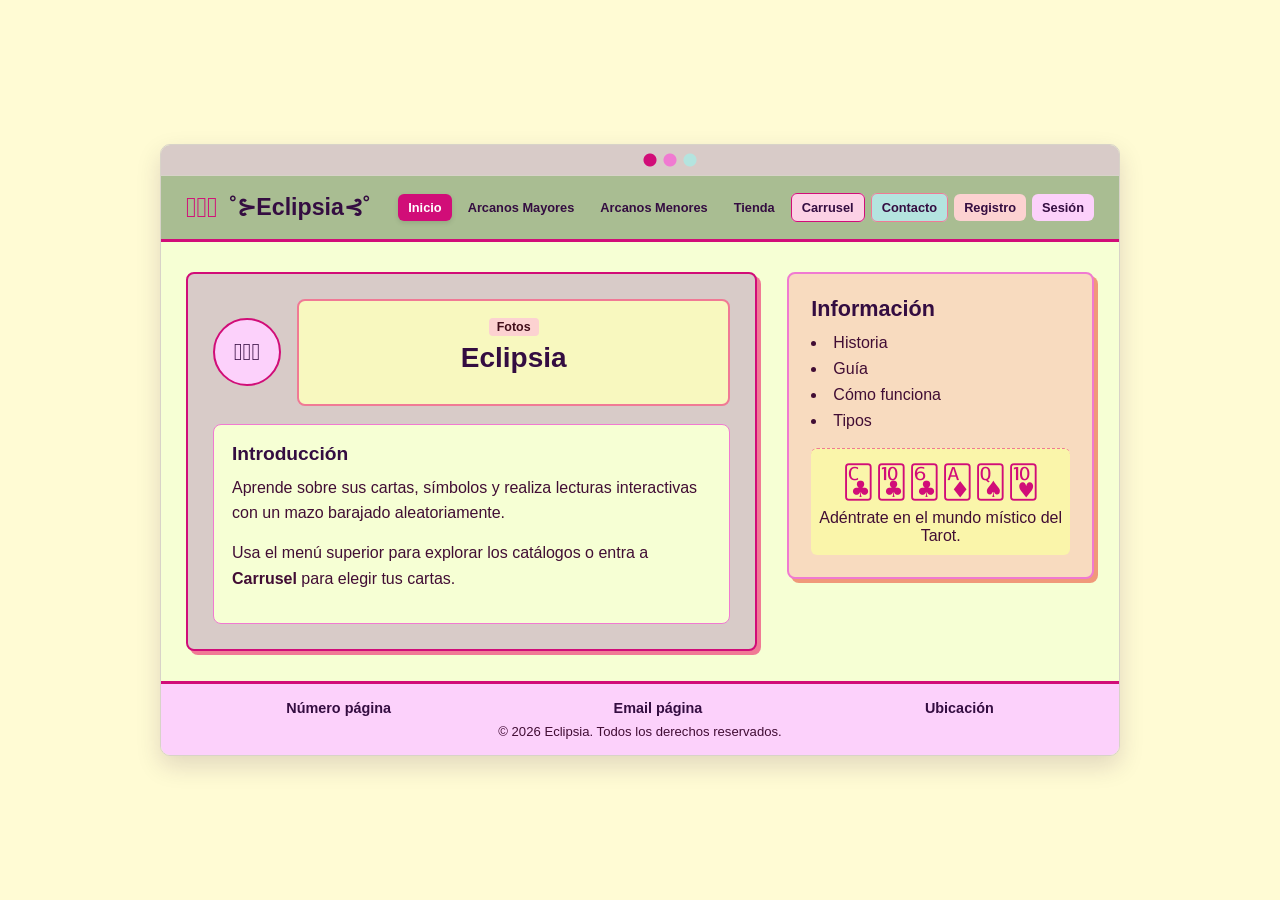
<file: index.html>
<!DOCTYPE html>
<html lang="es">
<head>
    <meta charset="UTF-8">
    <meta name="viewport" content="width=device-width, initial-scale=1.0">
    <title>Eclipsia - Tarot y Tiradas</title>
    <link rel="stylesheet" href="css/layoutp.css">
</head>
<body>
    <div class="browser-frame">
        <header class="site-header">
            <div class="logo-container">
                <span class="logo-icon">⛧⃝𓄃</span>
                <h1 class="site-title">˚⊱Eclipsia⊰˚</h1>
            </div>
            <nav class="main-nav">
                <ul>
                    <li><a href="#inicio" class="nav-link active" data-target="panel-inicio">Inicio</a></li>
                    <li><a href="#arcanom" class="nav-link" data-target="panel-mayores">Arcanos Mayores</a></li>
                    <li><a href="#arcanoe" class="nav-link" data-target="panel-menores">Arcanos Menores</a></li>
                    <li><a href="#tiradas" class="nav-link" data-target="panel-tienda">Tienda</a></li>
                    <li><a href="#interactiva" class="nav-link btn-destacado" data-target="panel-interactivo">Carrusel</a></li>
                    <li><a href="#modalContacto" class="btn-menu-contacto">Contacto</a></li>
                    <li><a href="#modalRegistro" class="btn-menu-registro">Registro</a></li>
                    <li><a href="#modalLogin" class="btn-menu-login">Sesión</a></li>
                </ul>
            </nav>
        </header>

        <main class="site-main">
            <section class="content-section">
                <!-- 1. INICIO -->
                <div id="panel-inicio" class="panel-seccion activo">
                    <div class="hero-principal">
                        <div class="hero-logo-badge">⛧⃝𓄃</div>
                        <div class="hero-fotos-banner" aria-label="Fotos">
                            <span class="etiqueta-foto">Fotos</span>
                            <h2 class="hero-titulo-eclipsia">Eclipsia</h2>
                        </div>
                    </div>
                    <div class="introduccion-box">
                        <h3>Introducción</h3>
                        <p>Aprende sobre sus cartas, símbolos y realiza lecturas interactivas con un mazo barajado aleatoriamente.</p>
                        <p>Usa el menú superior para explorar los catálogos o entra a <strong>Carrusel</strong> para elegir tus cartas.</p>
                    </div>
                </div>

                <!-- 2. ARCANOS MAYORES -->
                <div id="panel-mayores" class="panel-seccion">
                    <button type="button" class="btn-regresar" data-target="panel-inicio">← Volver al Inicio</button>
                    <h2>Arcanos Mayores</h2>
                    <div id="lista-mayores" class="lista-tarjetas catalogo-mayores"></div>
                </div>

                <!-- 3. ARCANOS MENORES -->
                <div id="panel-menores" class="panel-seccion">
                    <button type="button" class="btn-regresar" data-target="panel-inicio">← Volver al Inicio</button>
                    <h2>Arcanos Menores</h2>
                    <div id="lista-menores" class="lista-tarjetas catalogo-menores"></div>
                </div>

                <!-- 4. TIENDA -->
                <div id="panel-tienda" class="panel-seccion">
                    <button type="button" class="btn-regresar" data-target="panel-inicio">← Volver al Inicio</button>
                    <h2>Tienda</h2>

                    <div class="tienda-bloque">
                        <h3 class="tienda-subtitulo">Servicios</h3>
                        <div class="grid-productos-boceto">
                            <article class="item-tienda-boceto item-servicio">
                                <div class="caja-imagen-boceto">Imagen</div>
                                <div class="cuerpo-tienda-boceto">
                                    <span class="nombre-producto">Amarre - Dominio</span>
                                    <p>Trabajo ritual enfocado en atracción y voluntad afectiva.</p>
                                </div>
                                <button type="button" class="btn-agregar-carrito">[Agregar]</button>
                            </article>

                            <article class="item-tienda-boceto item-servicio">
                                <div class="caja-imagen-boceto">Imagen</div>
                                <div class="cuerpo-tienda-boceto">
                                    <span class="nombre-producto">Endulzamiento</span>
                                    <p>Suaviza tensiones y favorece la cercanía emocional.</p>
                                </div>
                                <button type="button" class="btn-agregar-carrito">[Agregar]</button>
                            </article>
                        </div>
                        <div id="lista-tienda" class="lista-tarjetas lista-servicios-boceto"></div>
                    </div>

                    <div class="tienda-bloque">
                        <h3 class="tienda-subtitulo">Productos</h3>
                        <div class="grid-productos-boceto">
                            <article class="item-tienda-boceto item-producto">
                                <div class="caja-imagen-boceto">Imagen</div>
                                <div class="cuerpo-tienda-boceto">
                                    <span class="nombre-producto">Tarot</span>
                                    <p>Mazos ilustrados para lectura y estudio simbólico.</p>
                                </div>
                                <button type="button" class="btn-agregar-carrito">[Agregar]</button>
                            </article>

                            <article class="item-tienda-boceto item-producto">
                                <div class="caja-imagen-boceto">Imagen</div>
                                <div class="cuerpo-tienda-boceto">
                                    <span class="nombre-producto">Velas</span>
                                    <p>Velas rituales por color e intención.</p>
                                </div>
                                <button type="button" class="btn-agregar-carrito">[Agregar]</button>
                            </article>

                            <article class="item-tienda-boceto item-producto">
                                <div class="caja-imagen-boceto">Imagen</div>
                                <div class="cuerpo-tienda-boceto">
                                    <span class="nombre-producto">Cuarzos</span>
                                    <p>Piedras naturales para armonización y enfoque.</p>
                                </div>
                                <button type="button" class="btn-agregar-carrito">[Agregar]</button>
                            </article>

                            <article class="item-tienda-boceto item-producto">
                                <div class="caja-imagen-boceto">Imagen</div>
                                <div class="cuerpo-tienda-boceto">
                                    <span class="nombre-producto">Libros</span>
                                    <p>Guías de interpretación y simbolismo esotérico.</p>
                                </div>
                                <button type="button" class="btn-agregar-carrito">[Agregar]</button>
                            </article>

                            <article class="item-tienda-boceto item-producto">
                                <div class="caja-imagen-boceto">Imagen</div>
                                <div class="cuerpo-tienda-boceto">
                                    <span class="nombre-producto">Amuleto</span>
                                    <p>Talismanes de protección y energía personal.</p>
                                </div>
                                <button type="button" class="btn-agregar-carrito">[Agregar]</button>
                            </article>
                        </div>
                    </div>
                </div>

                <!-- 5. TIRADA INTERACTIVA (CARRUSEL SIN MODIFICAR) -->
                <div id="panel-interactivo" class="panel-seccion">
                    <button type="button" class="btn-regresar" data-target="panel-inicio">← Volver al Inicio</button>
                    <h2>Cartas a Elegir</h2>
                    <p>Escribe tu pregunta, elige cuántas cartas extraer y selecciona tus cartas del mazo barajado.</p>

                    <form id="form-tirada-interactiva">
                        <div class="controles-tirada">
                            <div class="selector-cantidad">
                                <span>Cartas a elegir:</span>
                                <button type="button" class="btn-cantidad activa" data-cantidad="1">1</button>
                                <button type="button" class="btn-cantidad" data-cantidad="3">3</button>
                                <button type="button" class="btn-cantidad" data-cantidad="5">5</button>
                            </div>
                            <button type="button" id="btn-rebarajar" class="btn-secundario">↻ Rebarajar mazo</button>
                        </div>

                        <p id="estado-seleccion" class="estado-seleccion">Selecciona 1 carta del abanico (0/1 elegidas)</p>

                        <!-- Carrusel / Abanico de cartas -->
                        <div id="carrusel-cartas" class="carrusel-cartas" aria-label="Carrusel de cartas del tarot"></div>

                        <div id="cartas-elegidas-preview" class="cartas-elegidas-preview"></div>

                        <div class="campo">
                            <label for="pregunta-usuario">¿Pregunta?</label>
                            <textarea id="pregunta-usuario" name="pregunta" rows="3" required placeholder="Ej: ¿Qué energía me acompaña esta semana?"></textarea>
                        </div>

                        <button type="submit" id="btn-revelar-tirada" class="btn-accion" disabled>Revelar Significado de la Tirada</button>
                    </form>

                    <!-- Resultado de la tirada -->
                    <div id="resultado-tirada" class="resultado-tirada" style="display: none;"></div>
                </div>
            </section>

            <!-- Barra lateral: Información -->
            <aside class="sidebar">
                <h3>Información</h3>
                <ul>
                    <li>Historia</li>
                    <li>Guía</li>
                    <li>Cómo funciona</li>
                    <li>Tipos</li>
                </ul>
                <div class="info-box">
                    <span class="globe-icon">🃜🃚🃖🃁🂭🂺</span>
                    <p>Adéntrate en el mundo místico del Tarot.</p>
                </div>
            </aside>
        </main>

        <!-- Pie de página -->
        <footer class="site-footer footer-contacto-boceto">
            <div class="footer-datos">
                <span>Número página</span>
                <span>Email página</span>
                <span>Ubicación</span>
            </div>
            <p class="footer-copy">&copy; 2026 Eclipsia. Todos los derechos reservados.</p>
        </footer>
    </div>

    <!-- Modales -->
    <div id="modalRegistro" class="modal-overlay">
        <div class="modal-content">
            <a href="#" class="btn-cerrar">&times;</a>
            <div class="modal-logo-badge">Logo</div>
            <h2>Bienvenido</h2>
            <form action="registrar.php" method="POST">
                <div class="campo"><label>Nombre usuario:</label><input type="text" name="usuario" required></div>
                <div class="campo"><label>Contraseña:</label><input type="password" name="password" required></div>
                <button type="submit" class="btn-accion">Iniciar</button>
            </form>
        </div>
    </div>

    <div id="modalLogin" class="modal-overlay">
        <div class="modal-content modal-sesion-boceto">
            <a href="#" class="btn-cerrar">&times;</a>
            <h2>Iniciar sesión</h2>
            <form action="validar.php" method="POST">
                <div class="campo"><label>Nombre:</label><input type="text" name="nombre" required></div>
                <div class="campo"><label>@ Correo:</label><input type="email" name="email" required></div>
                <div class="campo"><label>Contraseña:</label><input type="password" name="password" required></div>
                <button type="submit" class="btn-accion">Registrarme</button>
            </form>
        </div>
    </div>

    <div id="modalContacto" class="modal-overlay">
        <div class="modal-content modal-contacto-boceto">
            <a href="#" class="btn-cerrar">&times;</a>
            <h2>Contacto</h2>
            <div class="contacto-grid-boceto">
                <form action="index.html" method="POST" class="contacto-form-col">
                    <div class="contacto-fila-doble">
                        <div class="campo"><label>Email:</label><input type="email" name="email" required></div>
                        <div class="campo"><label>Teléfono:</label><input type="tel" name="telefono" required></div>
                    </div>
                    <div class="campo"><label>Nombre:</label><input type="text" name="nombre" required></div>
                    <div class="campo"><label>Mensaje:</label><textarea name="mensaje" rows="4" required></textarea></div>
                    <button type="submit" class="btn-accion">Enviar Mensaje</button>
                </form>
                <div class="contacto-imagen-col">
                    <div class="caja-imagen-contacto">Imagen</div>
                </div>
            </div>
        </div>
    </div>

    <script src="js/Tiradas.js"></script>
</body>
</html>
</file>
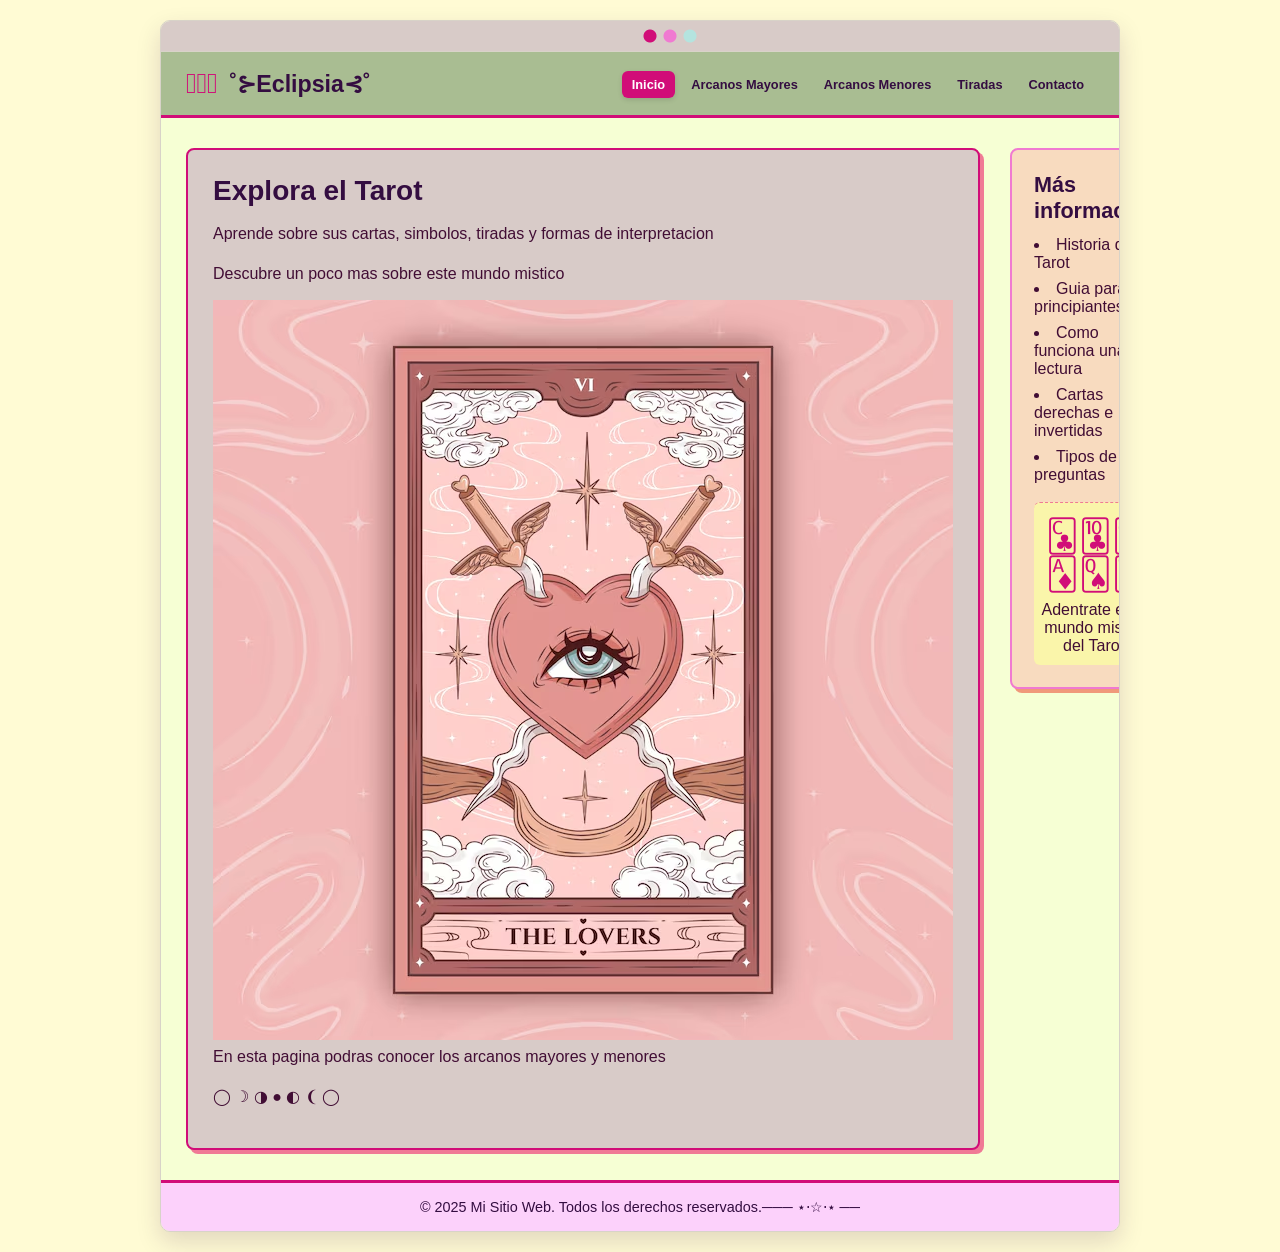
<file: layout3.html>
<!DOCTYPE html>
<html lang="es">
<head>
    <meta charset="UTF-8">
    <meta name="viewport" content="width=device-width, initial-scale=1.0">
    <title>Mi Sitio Web - Diseño Modificado</title>
    <link rel="stylesheet" href="css/layoutp.css">
</head>
<body>

    <div class="browser-frame">
        <header class="site-header">
            <div class="logo-container">
                <span class="logo-icon">⛧⃝𓄃</span>
                <h1 class="site-title">˚⊱Eclipsia⊰˚</h1>
            </div>
            <nav class="main-nav">
                <ul>
                    <li><a href="#inicio" class="active">Inicio</a></li>
                     <li><a href="#arcanom">Arcanos Mayores</a></li>
                      <li><a href="#arcanoe">Arcanos Menores</a></li>
                    <li><a href="#tiradas">Tiradas</a></li>
                    <li><a href="#contacto">Contacto</a></li>
                </ul>
            </nav>
        </header>

        <main class="site-main">
            <section class="content-section">
                <h2>Explora el Tarot</h2>
                <p>Aprende sobre sus cartas, simbolos, tiradas y formas de interpretacion</p>
                <p>Descubre un poco mas sobre este mundo mistico</p>
                <div class="media-container">
                    <img src="img/tarot.png" alt="Laptop abierta sobre escritorio de madera" class="main-image">
                </div>
                <p>En esta pagina podras conocer los arcanos mayores y menores</p>
                <p>◯ ☽ ◑ ● ◐ ❨ ◯</p>
            </section>

            <aside class="sidebar">
                <h3>Más información</h3>
                <ul>
                    <li>Historia del Tarot</li>
                    <li>Guia para principiantes</li>
                    <li>Como funciona una lectura</li>
                    <li>Cartas derechas e invertidas</li>
                    <li>Tipos de preguntas</li>
                </ul>
                <div class="info-box">
                    <span class="globe-icon">🃜🃚🃖🃁🂭🂺</span>
                    <p>Adentrate en el mundo mistico del Tarot.</p>
                </div>
            </aside>
        </main>

        <footer class="site-footer">
            <p>&copy; 2025 Mi Sitio Web. Todos los derechos reservados.─── ⋆⋅☆⋅⋆ ──</p>
        </footer>
    </div>

</body>
</html>
</file>
<file: css/layoutp.css>
:root {
    /* Fondos */
    --color-bg-body: #FFFBD4;
    --color-bg-content: #F6FFD4;
    --color-bg-yellow-soft: #F8F8BF;
    --color-bg-mint-soft: #DBF8BF;
    --color-bg-accent-yellow: #FAF5AA;

    /* Menú / Navbar */
    --color-navbar: #A9BD92;
    --color-navbar-dark: #93BD92;
    --color-navbar-light: #BDBC92;

    /* Tarjetas / Bloques */
    --color-card-bg: #D8CBC8;
    --color-card-bg-alt: #F8DBBF;
    --color-card-border: #D8D3C8;
    --color-card-sage: #D5D8C8;

    /* Texto */
    --color-text-title: #340D41;
    --color-text-body: #410D34;
    --color-text-dark: #410D1A;

    /* Detalles */
    --color-detail-magenta: #D10D78;
    --color-detail-pink: #F07AD1;
    --color-detail-rose: #F07A95;
    --color-detail-peach: #F0997A;

    /* Botones / Formularios / Fondos vacíos */
    --color-btn-pink: #FCD1FB;
    --color-btn-soft: #FCD1E5;
    --color-btn-peach: #FCD2D1;
    --color-cyan-light: #B4E4DF;
    --color-blue-light: #B4D1E4;
    --color-purple-light: #B4B9E4;

    --font-family: 'Segoe UI', Tahoma, Geneva, Verdana, sans-serif;
}

* {
    box-sizing: border-box;
    margin: 0;
    padding: 0;
}

body {
    font-family: var(--font-family);
    background-color: var(--color-bg-body);
    color: var(--color-text-body);
    display: flex;
    justify-content: center;
    align-items: center;
    min-height: 100vh;
    padding: 20px;
}

.browser-frame {
    width: 960px;
    max-width: 100%;
    background-color: var(--color-bg-content);
    border-radius: 10px;
    box-shadow: 0 10px 25px rgba(52, 13, 65, 0.15);
    overflow: hidden;
    border: 1px solid var(--color-card-border);
}

.browser-frame::before {
    content: "";
    display: block;
    height: 30px;
    background-color: var(--color-card-bg);
    border-bottom: 1px solid var(--color-card-border);
    background-image:
        radial-gradient(circle, var(--color-detail-magenta) 6px, transparent 7px),
        radial-gradient(circle, var(--color-detail-pink) 6px, transparent 7px),
        radial-gradient(circle, var(--color-cyan-light) 6px, transparent 7px);
    background-position: 10px 50%, 30px 50%, 50px 50%;
    background-repeat: no-repeat;
}

.site-header {
    background-color: var(--color-navbar);
    color: var(--color-text-title);
    padding: 15px 25px;
    display: flex;
    justify-content: space-between;
    align-items: center;
    border-bottom: 3px solid var(--color-detail-magenta);
    flex-wrap: wrap;
    gap: 12px;
}

.logo-container {
    display: flex;
    align-items: center;
    gap: 12px;
}

.logo-icon {
    font-size: 1.8rem;
    color: var(--color-detail-magenta);
}

.site-title {
    font-size: 1.45rem;
    font-weight: 600;
    color: var(--color-text-title);
}

.main-nav ul {
    list-style: none;
    display: flex;
    flex-wrap: wrap;
    gap: 6px;
    align-items: center;
}

.main-nav a {
    text-decoration: none;
    color: var(--color-text-title);
    font-weight: 600;
    padding: 6px 10px;
    border-radius: 6px;
    font-size: 0.8rem;
    transition: all 0.25s ease;
}

.btn-menu-contacto {
    background-color: var(--color-cyan-light);
    border: 1px solid var(--color-detail-rose);
}

.btn-menu-registro {
    background-color: var(--color-btn-peach);
}

.btn-menu-login {
    background-color: var(--color-btn-pink);
}

.btn-destacado {
    background-color: var(--color-btn-soft);
    border: 1px solid var(--color-detail-magenta);
}

.main-nav a.active,
.main-nav a:hover {
    background-color: var(--color-detail-magenta);
    color: #ffffff;
    box-shadow: 0 2px 5px rgba(0, 0, 0, 0.12);
}

.site-main {
    display: flex;
    padding: 30px 25px;
    gap: 30px;
    background-color: var(--color-bg-content);
}

.content-section {
    flex: 2;
    border: 2px solid var(--color-detail-magenta);
    border-radius: 8px;
    padding: 25px;
    background-color: var(--color-card-bg);
    box-shadow: 4px 4px 0px var(--color-detail-rose);
}

.content-section h2 {
    font-size: 1.75rem;
    color: var(--color-text-title);
    margin-bottom: 14px;
}

.content-section p {
    margin-bottom: 14px;
    line-height: 1.6;
}

/* Principal */
.hero-principal {
    display: flex;
    align-items: center;
    gap: 16px;
    margin-bottom: 18px;
    flex-wrap: wrap;
}

.hero-logo-badge {
    width: 68px;
    height: 68px;
    border-radius: 999px;
    background-color: var(--color-btn-pink);
    border: 2px solid var(--color-detail-magenta);
    color: var(--color-text-title);
    font-size: 1.5rem;
    display: flex;
    align-items: center;
    justify-content: center;
    font-weight: 700;
}

.hero-fotos-banner {
    flex: 1;
    min-width: 220px;
    background-color: var(--color-bg-yellow-soft);
    border: 2px solid var(--color-detail-rose);
    border-radius: 8px;
    padding: 16px 20px;
    position: relative;
    text-align: center;
}

.etiqueta-foto {
    display: inline-block;
    font-size: 0.78rem;
    font-weight: 700;
    color: var(--color-text-dark);
    background-color: var(--color-btn-peach);
    padding: 2px 8px;
    border-radius: 4px;
    margin-bottom: 6px;
}

.hero-titulo-eclipsia {
    font-size: 2rem;
    color: var(--color-text-title);
    margin-bottom: 0;
}

.introduccion-box {
    background-color: var(--color-bg-content);
    border: 1px solid var(--color-detail-pink);
    border-radius: 8px;
    padding: 18px;
}

.introduccion-box h3 {
    color: var(--color-text-title);
    margin-bottom: 10px;
    font-size: 1.2rem;
}

.panel-seccion {
    display: none;
}

.panel-seccion.activo {
    display: block;
}

/* Sidebar */
.sidebar {
    flex: 1;
    border: 2px solid var(--color-detail-pink);
    border-radius: 8px;
    padding: 22px;
    background-color: var(--color-card-bg-alt);
    box-shadow: 4px 4px 0px var(--color-detail-peach);
    height: fit-content;
}

.sidebar h3 {
    font-size: 1.35rem;
    color: var(--color-text-title);
    margin-bottom: 12px;
}

.sidebar > ul {
    list-style-position: inside;
    margin-bottom: 18px;
}

.sidebar > ul li {
    margin-bottom: 8px;
}

.info-box {
    text-align: center;
    border-top: 1px dashed var(--color-detail-rose);
    padding-top: 14px;
    background-color: var(--color-bg-accent-yellow);
    border-radius: 6px;
    padding-bottom: 10px;
}

.globe-icon {
    font-size: 2rem;
    color: var(--color-detail-magenta);
    margin-bottom: 8px;
    display: block;
}

/* Footer */
.site-footer {
    background-color: var(--color-btn-pink);
    color: var(--color-text-title);
    text-align: center;
    padding: 16px 20px;
    font-weight: 500;
    font-size: 0.9rem;
    border-top: 3px solid var(--color-detail-magenta);
}

.footer-datos {
    display: flex;
    justify-content: space-around;
    flex-wrap: wrap;
    gap: 12px;
    margin-bottom: 8px;
    font-weight: 700;
    color: var(--color-text-title);
}

.footer-copy {
    font-size: 0.82rem;
    color: var(--color-text-body);
}

/* ==========================================================================
   ARCANOS MAYORES (OSCUROS) Y ARCANOS MENORES (CLAROS) CON IMAGEN A LA IZQUIERDA
   ========================================================================== */
.catalogo-mayores .tarjeta-item,
.catalogo-menores .tarjeta-item {
    display: flex;
    flex-direction: column;
    justify-content: center;
    position: relative;
    padding: 14px 16px 14px 120px;
    min-height: 118px;
    border-radius: 8px;
    margin-bottom: 14px;
    border: 2px solid;
}

.catalogo-mayores .tarjeta-item::before,
.catalogo-menores .tarjeta-item::before {
    content: "Imagen";
    position: absolute;
    left: 14px;
    top: 14px;
    bottom: 14px;
    width: 92px;
    border-radius: 6px;
    display: flex;
    align-items: center;
    justify-content: center;
    font-weight: 700;
    font-size: 0.84rem;
    border: 1px solid;
}

.catalogo-mayores .tarjeta-item h4,
.catalogo-menores .tarjeta-item h4 {
    margin-bottom: 6px;
    font-size: 1.05rem;
}

.catalogo-mayores .tarjeta-item p,
.catalogo-menores .tarjeta-item p {
    margin-bottom: 6px;
    font-size: 0.92rem;
    line-height: 1.45;
}

.catalogo-mayores .tarjeta-item p:last-child,
.catalogo-menores .tarjeta-item p:last-child {
    margin-bottom: 0;
}

/* Arcanos Mayores -> Colores oscuros de la paleta */
.catalogo-mayores .tarjeta-item {
    background-color: var(--color-text-body);
    border-color: var(--color-detail-magenta);
    color: var(--color-bg-body);
    box-shadow: 3px 3px 0px var(--color-detail-pink);
}

.catalogo-mayores .tarjeta-item::before {
    background-color: var(--color-text-dark);
    border-color: var(--color-detail-pink);
    color: var(--color-btn-pink);
}

.catalogo-mayores .tarjeta-item h4,
.catalogo-mayores .tarjeta-item strong {
    color: var(--color-btn-pink);
}

/* Arcanos Menores -> Colores claros de la paleta */
.catalogo-menores .tarjeta-item {
    background-color: var(--color-bg-content);
    border-color: var(--color-navbar-dark);
    color: var(--color-text-body);
    box-shadow: 3px 3px 0px var(--color-navbar);
}

.catalogo-menores .tarjeta-item::before {
    background-color: var(--color-bg-mint-soft);
    border-color: var(--color-navbar-dark);
    color: var(--color-text-title);
}

.catalogo-menores .tarjeta-item h4,
.catalogo-menores .tarjeta-item strong {
    color: var(--color-text-title);
}

/* ==========================================================================
   TIENDA: SERVICIOS Y PRODUCTOS CON EL MISMO FORMATO Y COLORES DE PALETA
   ========================================================================== */
.tienda-bloque {
    margin-bottom: 22px;
}

.tienda-subtitulo {
    color: var(--color-text-title);
    font-size: 1.25rem;
    margin-bottom: 10px;
    padding-bottom: 4px;
    border-bottom: 2px solid var(--color-detail-rose);
}

.grid-productos-boceto {
    display: flex;
    flex-direction: column;
    gap: 12px;
    margin-bottom: 12px;
}

.item-tienda-boceto {
    display: flex;
    align-items: center;
    gap: 14px;
    border: 2px solid;
    border-radius: 8px;
    padding: 12px 14px;
    flex-wrap: wrap;
}

.caja-imagen-boceto {
    width: 86px;
    height: 74px;
    border-radius: 6px;
    border: 1px solid;
    display: flex;
    align-items: center;
    justify-content: center;
    font-weight: 700;
    font-size: 0.85rem;
    flex-shrink: 0;
}

.cuerpo-tienda-boceto {
    flex: 1;
    min-width: 170px;
}

.nombre-producto {
    display: block;
    font-weight: 700;
    font-size: 1.02rem;
    color: var(--color-text-title);
    margin-bottom: 4px;
}

.cuerpo-tienda-boceto p {
    margin-bottom: 0;
    font-size: 0.9rem;
    color: var(--color-text-body);
}

/* Mismo formato de fila para las tarjetas generadas por JS en #lista-tienda */
.lista-servicios-boceto .tarjeta-item {
    position: relative;
    display: flex;
    flex-direction: column;
    justify-content: center;
    padding: 12px 115px 12px 114px;
    min-height: 98px;
    background-color: var(--color-card-bg-alt);
    border: 2px solid var(--color-detail-peach);
    border-radius: 8px;
    margin-bottom: 12px;
}

.lista-servicios-boceto .tarjeta-item::before {
    content: "Imagen";
    position: absolute;
    left: 14px;
    top: 50%;
    transform: translateY(-50%);
    width: 86px;
    height: 74px;
    border-radius: 6px;
    background-color: var(--color-purple-light);
    border: 1px solid var(--color-text-title);
    color: var(--color-text-title);
    display: flex;
    align-items: center;
    justify-content: center;
    font-weight: 700;
    font-size: 0.85rem;
}

.lista-servicios-boceto .tarjeta-item::after {
    content: "[Agregar]";
    position: absolute;
    right: 14px;
    top: 50%;
    transform: translateY(-50%);
    background-color: var(--color-btn-soft);
    border: 1px solid var(--color-detail-magenta);
    color: var(--color-text-title);
    font-weight: 700;
    padding: 8px 14px;
    border-radius: 6px;
    font-size: 0.86rem;
    cursor: pointer;
}

.lista-servicios-boceto .tarjeta-item:hover::after {
    background-color: var(--color-detail-magenta);
    color: #ffffff;
}

.lista-servicios-boceto .tarjeta-item h4 {
    color: var(--color-text-title);
    margin-bottom: 4px;
    font-size: 1.02rem;
}

.lista-servicios-boceto .tarjeta-item p {
    margin-bottom: 3px;
    font-size: 0.9rem;
    color: var(--color-text-body);
}

.lista-servicios-boceto .tarjeta-item p:last-child {
    margin-bottom: 0;
}

/* Colores diferenciados dentro de la paleta para Servicios vs Productos */
.item-servicio {
    background-color: var(--color-card-bg-alt);
    border-color: var(--color-detail-peach);
}

.item-servicio .caja-imagen-boceto {
    background-color: var(--color-purple-light);
    border-color: var(--color-text-title);
    color: var(--color-text-title);
}

.item-producto {
    background-color: var(--color-bg-content);
    border-color: var(--color-detail-rose);
}

.item-producto .caja-imagen-boceto {
    background-color: var(--color-blue-light);
    border-color: var(--color-text-title);
    color: var(--color-text-title);
}

.btn-agregar-carrito {
    background-color: var(--color-btn-soft);
    border: 1px solid var(--color-detail-magenta);
    color: var(--color-text-title);
    font-weight: 700;
    padding: 8px 14px;
    border-radius: 6px;
    cursor: pointer;
    font-size: 0.86rem;
    transition: all 0.2s ease;
}

.btn-agregar-carrito:hover {
    background-color: var(--color-detail-magenta);
    color: #ffffff;
}

/* Carrusel / Abanico de Cartas (sin modificar) */
.controles-tirada {
    display: flex;
    justify-content: space-between;
    align-items: center;
    flex-wrap: wrap;
    gap: 10px;
    margin: 14px 0 10px;
}

.selector-cantidad {
    display: flex;
    align-items: center;
    gap: 8px;
    font-weight: 600;
    color: var(--color-text-title);
}

.btn-cantidad {
    padding: 6px 12px;
    border-radius: 6px;
    border: 1px solid var(--color-detail-magenta);
    background: #ffffff;
    color: var(--color-text-title);
    font-weight: 700;
    cursor: pointer;
}

.btn-cantidad.activa,
.btn-cantidad:hover {
    background: var(--color-detail-magenta);
    color: #ffffff;
}

.btn-secundario {
    padding: 7px 14px;
    border-radius: 6px;
    border: 1px solid var(--color-text-title);
    background: var(--color-btn-peach);
    color: var(--color-text-title);
    font-weight: 600;
    cursor: pointer;
}

.estado-seleccion {
    font-weight: 600;
    color: var(--color-text-title);
}

.carrusel-cartas {
    display: flex;
    gap: 10px;
    overflow-x: auto;
    padding: 18px 12px 24px;
    margin-bottom: 16px;
    background: var(--color-card-bg-alt);
    border: 2px solid var(--color-detail-rose);
    border-radius: 10px;
    scroll-behavior: smooth;
}

.carta-dorso {
    flex: 0 0 64px;
    height: 104px;
    border-radius: 8px;
    background: linear-gradient(145deg, var(--color-detail-magenta), var(--color-text-title));
    border: 2px solid var(--color-btn-pink);
    color: #ffffff;
    display: flex;
    flex-direction: column;
    align-items: center;
    justify-content: center;
    cursor: pointer;
    box-shadow: 0 4px 8px rgba(52, 13, 65, 0.25);
    transition: transform 0.25s ease, box-shadow 0.25s ease, border-color 0.25s ease;
    user-select: none;
}

.carta-dorso:hover {
    transform: translateY(-10px);
    box-shadow: 0 8px 14px rgba(209, 13, 120, 0.35);
}

.carta-dorso.seleccionada {
    transform: translateY(-14px);
    background: linear-gradient(145deg, var(--color-detail-pink), var(--color-detail-magenta));
    border-color: #ffffff;
}

.cartas-elegidas-preview {
    display: flex;
    flex-wrap: wrap;
    gap: 8px;
    margin-bottom: 14px;
}

.chip-carta {
    background: var(--color-btn-pink);
    color: var(--color-text-title);
    border: 1px solid var(--color-detail-magenta);
    padding: 5px 10px;
    border-radius: 999px;
    font-size: 0.85rem;
    font-weight: 600;
}

.resultado-tirada {
    margin-top: 22px;
    padding: 20px;
    border-radius: 8px;
    background: var(--color-card-bg-alt);
    border: 2px solid var(--color-detail-magenta);
}

.carta-revelada {
    background: #ffffff;
    border: 1px solid var(--color-detail-rose);
    border-radius: 8px;
    padding: 14px;
    margin-top: 12px;
}

/* Botones y Modales */
.btn-regresar {
    display: inline-block;
    margin-bottom: 16px;
    padding: 7px 14px;
    background-color: var(--color-detail-magenta);
    color: #ffffff;
    border: none;
    border-radius: 6px;
    font-weight: bold;
    font-size: 0.88rem;
    cursor: pointer;
}

.btn-regresar:hover {
    background-color: var(--color-detail-pink);
    color: var(--color-text-title);
}

.modal-overlay {
    position: fixed;
    inset: 0;
    background: rgba(65, 13, 26, 0.72);
    display: none;
    justify-content: center;
    align-items: center;
    z-index: 1000;
    padding: 16px;
}

.modal-overlay:target {
    display: flex;
}

.modal-content {
    background: var(--color-card-bg-alt);
    color: var(--color-text-title);
    padding: 28px;
    border-radius: 12px;
    width: 380px;
    max-width: 94%;
    position: relative;
    box-shadow: 0 5px 15px rgba(52, 13, 65, 0.45);
    border: 2px solid var(--color-detail-magenta);
    text-align: center;
}

.modal-sesion-boceto {
    background-color: var(--color-purple-light);
    border-color: var(--color-text-title);
}

.modal-contacto-boceto {
    width: 660px;
    max-width: 96%;
    background-color: var(--color-card-sage);
}

.modal-logo-badge {
    width: 64px;
    height: 64px;
    margin: 0 auto 10px;
    border-radius: 999px;
    background-color: var(--color-btn-pink);
    border: 2px solid var(--color-detail-magenta);
    display: flex;
    align-items: center;
    justify-content: center;
    font-weight: 700;
    color: var(--color-text-title);
}

.contacto-grid-boceto {
    display: flex;
    gap: 18px;
    align-items: stretch;
    margin-top: 12px;
}

.contacto-form-col {
    flex: 1.4;
}

.contacto-fila-doble {
    display: flex;
    gap: 10px;
}

.contacto-fila-doble .campo {
    flex: 1;
}

.contacto-imagen-col {
    flex: 1;
    display: flex;
}

.caja-imagen-contacto {
    width: 100%;
    min-height: 180px;
    background-color: var(--color-cyan-light);
    border: 2px solid var(--color-detail-rose);
    border-radius: 8px;
    display: flex;
    align-items: center;
    justify-content: center;
    font-weight: 700;
    color: var(--color-text-title);
}

.btn-cerrar {
    position: absolute;
    top: 10px;
    right: 15px;
    font-size: 24px;
    color: var(--color-text-title);
    text-decoration: none;
    font-weight: bold;
}

.campo {
    margin-bottom: 14px;
    text-align: left;
}

.campo label {
    display: block;
    margin-bottom: 5px;
    font-size: 0.9rem;
    font-weight: 600;
    color: var(--color-text-title);
}

.campo input,
.campo textarea {
    width: 100%;
    padding: 8px 10px;
    border-radius: 6px;
    border: 1px solid var(--color-detail-rose);
    background: var(--color-bg-body);
    color: var(--color-text-dark);
    font-family: inherit;
}

.btn-accion {
    width: 100%;
    padding: 11px;
    background-color: var(--color-detail-magenta);
    color: #ffffff;
    border: none;
    border-radius: 6px;
    font-size: 1rem;
    cursor: pointer;
    font-weight: bold;
}

.btn-accion:disabled {
    opacity: 0.5;
    cursor: not-allowed;
}

@media (max-width: 768px) {
    .site-main,
    .contacto-grid-boceto,
    .contacto-fila-doble {
        flex-direction: column;
    }

    .catalogo-mayores .tarjeta-item,
    .catalogo-menores .tarjeta-item,
    .lista-servicios-boceto .tarjeta-item {
        padding: 14px;
    }

    .catalogo-mayores .tarjeta-item::before,
    .catalogo-menores .tarjeta-item::before,
    .lista-servicios-boceto .tarjeta-item::before,
    .lista-servicios-boceto .tarjeta-item::after {
        position: static;
        transform: none;
        width: 100%;
        height: auto;
        padding: 10px;
        margin-bottom: 8px;
    }

    .lista-servicios-boceto .tarjeta-item::after {
        margin-top: 8px;
        margin-bottom: 0;
        text-align: center;
    }
}
</file>
